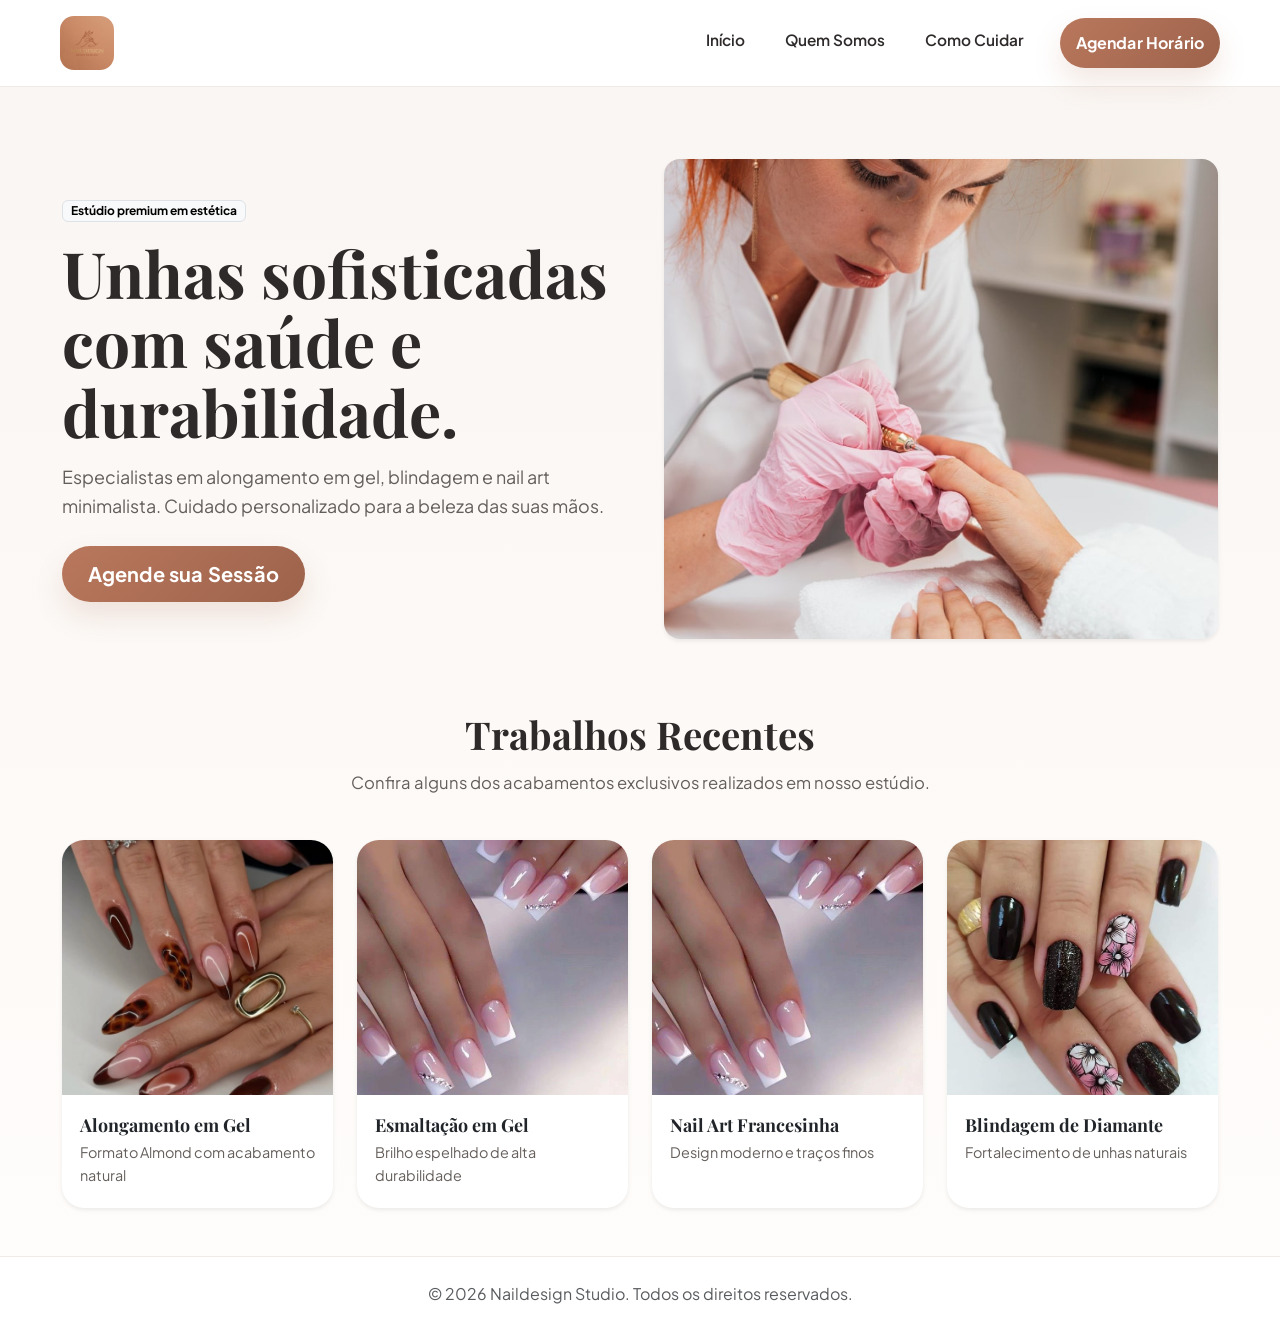
<file: index.html>
<!DOCTYPE html>
<html lang="pt-BR">
<head>
  <meta charset="UTF-8">
  <meta name="viewport" content="width=device-width, initial-scale=1.0">
  <title>Naildesign | Estúdio de Beleza e Cuidado</title>
  <link href="https://cdn.jsdelivr.net/npm/bootstrap@5.3.3/dist/css/bootstrap.min.css" rel="stylesheet">
  <link rel="stylesheet" href="style.css">
</head>
<body>

  <header class="header">
    <nav class="navbar navbar-expand-lg navbar-light bg-white w-100 px-3 px-lg-5 py-3">
      <div class="container-fluid">
        <a class="navbar-brand" href="index.html"><img src="./images/logo.jpg" alt="Naildesign Studio" class="brand-logo"></a>
        <button class="navbar-toggler" type="button" data-bs-toggle="collapse" data-bs-target="#menuNaildesign" aria-controls="menuNaildesign" aria-expanded="false" aria-label="Toggle navigation">
          <span class="navbar-toggler-icon"></span>
        </button>
        <div class="collapse navbar-collapse" id="menuNaildesign">
          <div class="navbar-nav ms-auto gap-lg-3">
            <a class="nav-link nav-link-custom" href="index.html">Início</a>
            <a class="nav-link nav-link-custom" href="quemsomos.html">Quem Somos</a>
            <a class="nav-link nav-link-custom" href="comocuidar.html">Como Cuidar</a>
            <a class="btn btn-primary rounded-pill px-3 ms-lg-2" href="agendamento.html">Agendar Horário</a>
          </div>
        </div>
      </div>
    </nav>
  </header>

  <main class="container py-5">
    <section class="hero row align-items-center g-5 py-4">
      <div class="col-lg-6 hero-content">
        <span class="badge text-bg-light border mb-3">Estúdio premium em estética</span>
        <h1>Unhas sofisticadas com saúde e durabilidade.</h1>
        <p>Especialistas em alongamento em gel, blindagem e nail art minimalista. Cuidado personalizado para a beleza das suas mãos.</p>
        <a href="agendamento.html" class="btn btn-primary btn-lg">Agende sua Sessão</a>
      </div>
      <div class="col-lg-6 hero-image">
        <img src="./images/procedimento.jpg" alt="Procedimento de unhas sendo realizado no estúdio" class="img-fluid rounded-4 shadow-sm">
      </div>
    </section>

    <section class="mt-5">
      <div class="section-header">
        <h2>Trabalhos Recentes</h2>
        <p>Confira alguns dos acabamentos exclusivos realizados em nosso estúdio.</p>
      </div>

      <div class="row g-4">
        <article class="col-md-6 col-xl-3">
          <div class="card h-100 border-0 shadow-sm gallery-card">
            <img src="./images/unha1.webp" class="card-img-top" alt="Alongamento em Gel com formato Almond">
            <div class="card-body gallery-info">
              <h4 class="card-title">Alongamento em Gel</h4>
              <p class="card-text">Formato Almond com acabamento natural</p>
            </div>
          </div>
        </article>

        <article class="col-md-6 col-xl-3">
          <div class="card h-100 border-0 shadow-sm gallery-card">
            <img src="./images/unha2.webp" class="card-img-top" alt="Esmaltação em Gel Nude clássico">
            <div class="card-body gallery-info">
              <h4 class="card-title">Esmaltação em Gel</h4>
              <p class="card-text">Brilho espelhado de alta durabilidade</p>
            </div>
          </div>
        </article>

        <article class="col-md-6 col-xl-3">
          <div class="card h-100 border-0 shadow-sm gallery-card">
            <img src="./images/unha3.webp" class="card-img-top" alt="Francesinha moderna estilizada">
            <div class="card-body gallery-info">
              <h4 class="card-title">Nail Art Francesinha</h4>
              <p class="card-text">Design moderno e traços finos</p>
            </div>
          </div>
        </article>

        <article class="col-md-6 col-xl-3">
          <div class="card h-100 border-0 shadow-sm gallery-card">
            <img src="./images/imagem5.jpg" class="card-img-top" alt="Blindagem em unhas naturais">
            <div class="card-body gallery-info">
              <h4 class="card-title">Blindagem de Diamante</h4>
              <p class="card-text">Fortalecimento de unhas naturais</p>
            </div>
          </div>
        </article>
      </div>
    </section>
  </main>

  <footer class="text-center text-muted py-4">
    <p class="mb-0">&copy; 2026 Naildesign Studio. Todos os direitos reservados.</p>
  </footer>

  <script src="https://cdn.jsdelivr.net/npm/bootstrap@5.3.3/dist/js/bootstrap.bundle.min.js"></script>
</body>
</html>
</file>
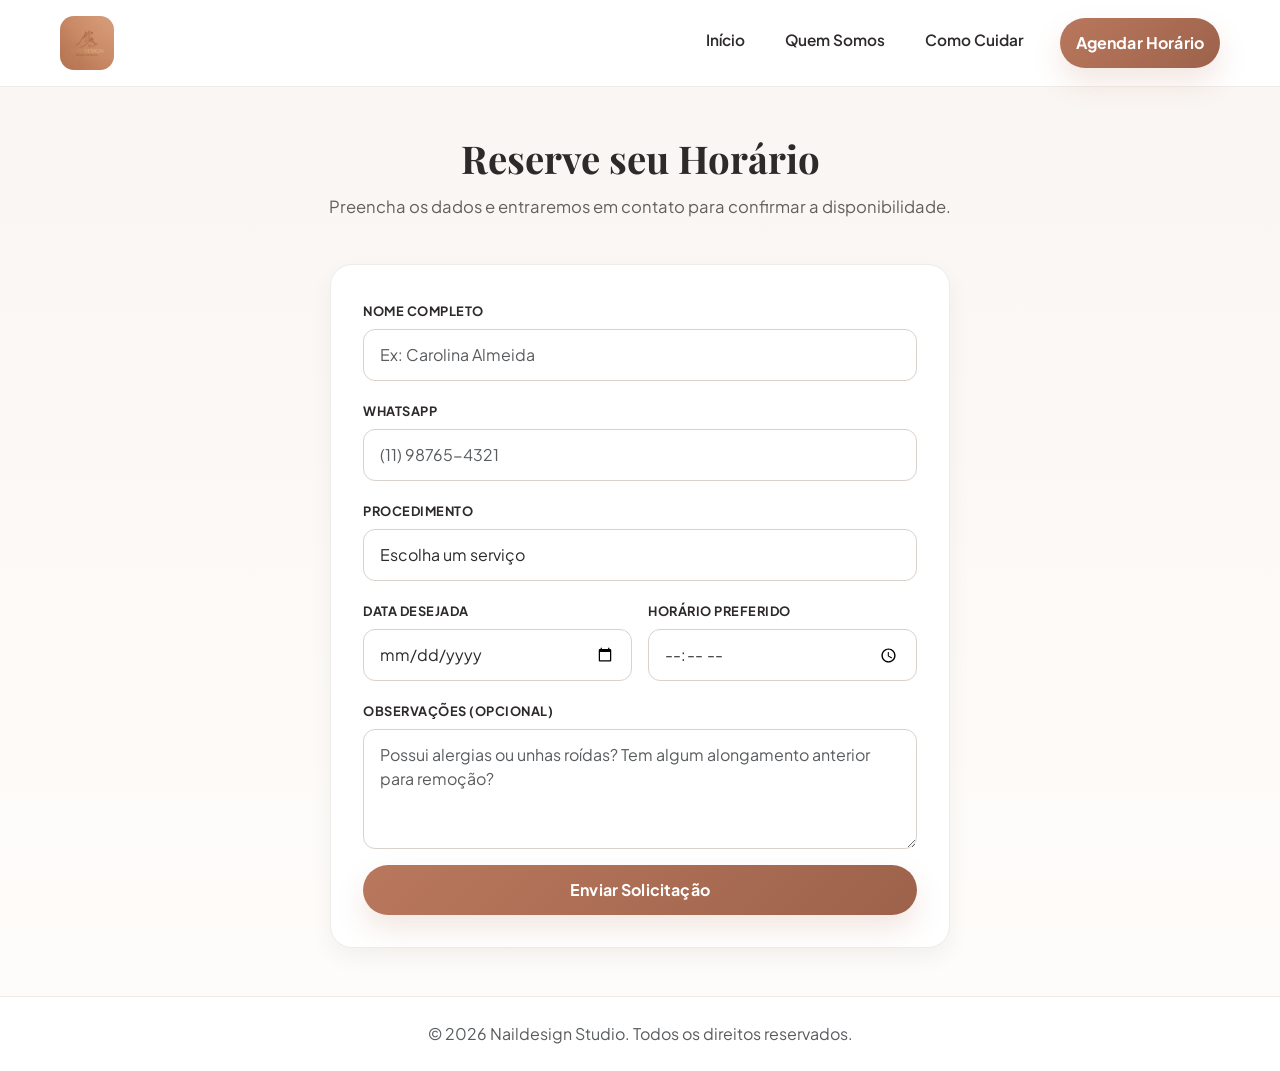
<file: agendamento.html>
<!DOCTYPE html>
<html lang="pt-BR">
<head>
  <meta charset="UTF-8">
  <meta name="viewport" content="width=device-width, initial-scale=1.0">
  <title>Agendamento | Naildesign</title>
  <link href="https://cdn.jsdelivr.net/npm/bootstrap@5.3.3/dist/css/bootstrap.min.css" rel="stylesheet">
  <link rel="stylesheet" href="style.css">
</head>
<body>

  <header class="header">
    <nav class="navbar navbar-expand-lg navbar-light bg-white w-100 px-3 px-lg-5 py-3">
      <div class="container-fluid">
        <a class="navbar-brand" href="index.html"><img src="./images/logo.jpg" alt="Naildesign Studio" class="brand-logo"></a>
        <button class="navbar-toggler" type="button" data-bs-toggle="collapse" data-bs-target="#menuNaildesign" aria-controls="menuNaildesign" aria-expanded="false" aria-label="Toggle navigation">
          <span class="navbar-toggler-icon"></span>
        </button>
        <div class="collapse navbar-collapse" id="menuNaildesign">
          <div class="navbar-nav ms-auto gap-lg-3">
            <a class="nav-link nav-link-custom" href="index.html">Início</a>
            <a class="nav-link nav-link-custom" href="quemsomos.html">Quem Somos</a>
            <a class="nav-link nav-link-custom" href="comocuidar.html">Como Cuidar</a>
            <a class="btn btn-primary rounded-pill px-3 ms-lg-2" href="agendamento.html">Agendar Horário</a>
          </div>
        </div>
      </div>
    </nav>
  </header>

  <main class="container py-5">
    <div class="section-header">
      <h2>Reserve seu Horário</h2>
      <p>Preencha os dados e entraremos em contato para confirmar a disponibilidade.</p>
    </div>

    <section class="booking-container">
      <form id="formAgendamento" class="row g-3">
        <div class="col-12">
          <label for="nome" class="form-label">Nome Completo</label>
          <input type="text" class="form-control" id="nome" name="nome" placeholder="Ex: Carolina Almeida" required>
        </div>

        <div class="col-12">
          <label for="telefone" class="form-label">WhatsApp</label>
          <input type="tel" class="form-control" id="telefone" name="telefone" placeholder="(11) 98765-4321" required>
        </div>

        <div class="col-12">
          <label for="servico" class="form-label">Procedimento</label>
          <select class="form-select" id="servico" name="servico" required>
            <option value="" disabled selected>Escolha um serviço</option>
            <option value="Alongamento em Gel">Alongamento em Gel (Aplicação Inicial)</option>
            <option value="Manutenção em Gel">Manutenção em Gel</option>
            <option value="Blindagem">Blindagem de Unhas Naturais</option>
            <option value="Esmaltação em Gel">Esmaltação em Gel</option>
            <option value="Remoção Segura">Remoção Profissional de Alongamento</option>
          </select>
        </div>

        <div class="col-md-6">
          <label for="data" class="form-label">Data Desejada</label>
          <input type="date" class="form-control" id="data" name="data" required>
        </div>
        <div class="col-md-6">
          <label for="horario" class="form-label">Horário Preferido</label>
          <input type="time" class="form-control" id="horario" name="horario" required>
        </div>

        <div class="col-12">
          <label for="observacoes" class="form-label">Observações (Opcional)</label>
          <textarea class="form-control" id="observacoes" name="observacoes" rows="3" placeholder="Possui alergias ou unhas roídas? Tem algum alongamento anterior para remoção?"></textarea>
        </div>

        <div class="col-12">
          <button type="submit" class="btn btn-primary w-100">Enviar Solicitação</button>
        </div>
      </form>
    </section>
  </main>

  <footer class="text-center text-muted py-4">
    <p class="mb-0">&copy; 2026 Naildesign Studio. Todos os direitos reservados.</p>
  </footer>

  <script src="https://cdn.jsdelivr.net/npm/bootstrap@5.3.3/dist/js/bootstrap.bundle.min.js"></script>
</body>
</html>
</file>
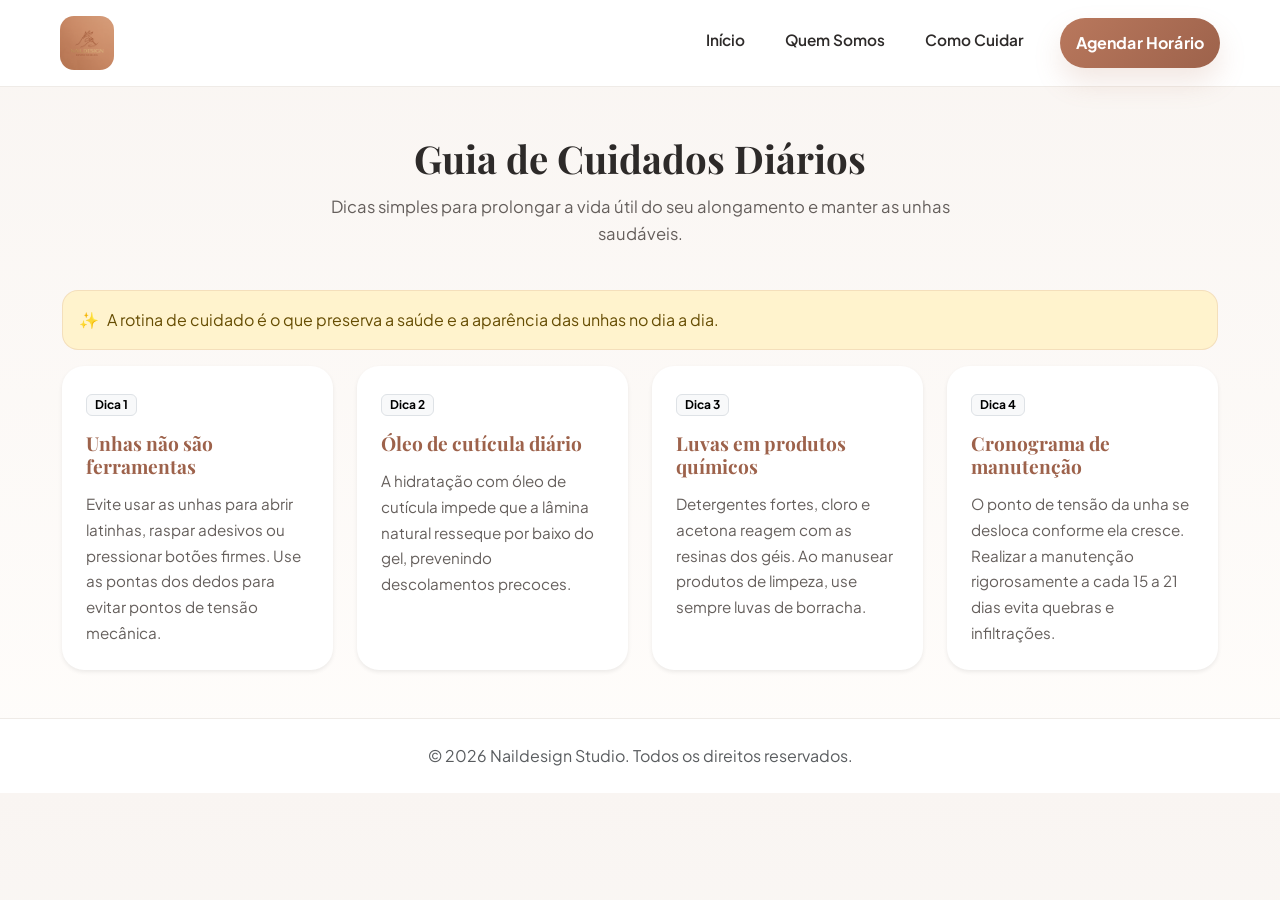
<file: comocuidar.html>
<!DOCTYPE html>
<html lang="pt-BR">
<head>
  <meta charset="UTF-8">
  <meta name="viewport" content="width=device-width, initial-scale=1.0">
  <title>Como Cuidar | Naildesign</title>
  <link href="https://cdn.jsdelivr.net/npm/bootstrap@5.3.3/dist/css/bootstrap.min.css" rel="stylesheet">
  <link rel="stylesheet" href="style.css">
</head>
<body>

  <header class="header">
    <nav class="navbar navbar-expand-lg navbar-light bg-white w-100 px-3 px-lg-5 py-3">
      <div class="container-fluid">
        <a class="navbar-brand" href="index.html"><img src="./images/logo.jpg" alt="Naildesign Studio" class="brand-logo"></a>
        <button class="navbar-toggler" type="button" data-bs-toggle="collapse" data-bs-target="#menuNaildesign" aria-controls="menuNaildesign" aria-expanded="false" aria-label="Toggle navigation">
          <span class="navbar-toggler-icon"></span>
        </button>
        <div class="collapse navbar-collapse" id="menuNaildesign">
          <div class="navbar-nav ms-auto gap-lg-3">
            <a class="nav-link nav-link-custom" href="index.html">Início</a>
            <a class="nav-link nav-link-custom" href="quemsomos.html">Quem Somos</a>
            <a class="nav-link nav-link-custom" href="comocuidar.html">Como Cuidar</a>
            <a class="btn btn-primary rounded-pill px-3 ms-lg-2" href="agendamento.html">Agendar Horário</a>
          </div>
        </div>
      </div>
    </nav>
  </header>

  <main class="container py-5">
    <div class="section-header">
      <h2>Guia de Cuidados Diários</h2>
      <p>Dicas simples para prolongar a vida útil do seu alongamento e manter as unhas saudáveis.</p>
    </div>

    <div class="alert alert-warning d-flex align-items-center" role="alert">
      <span class="me-2">✨</span>
      A rotina de cuidado é o que preserva a saúde e a aparência das unhas no dia a dia.
    </div>

    <div class="row g-4 tips-grid">
      <article class="col-md-6 col-xl-3">
        <div class="card h-100 border-0 shadow-sm tip-card">
          <div class="card-body">
            <span class="badge text-bg-light border mb-3">Dica 1</span>
            <h3 class="card-title">Unhas não são ferramentas</h3>
            <p class="card-text">Evite usar as unhas para abrir latinhas, raspar adesivos ou pressionar botões firmes. Use as pontas dos dedos para evitar pontos de tensão mecânica.</p>
          </div>
        </div>
      </article>

      <article class="col-md-6 col-xl-3">
        <div class="card h-100 border-0 shadow-sm tip-card">
          <div class="card-body">
            <span class="badge text-bg-light border mb-3">Dica 2</span>
            <h3 class="card-title">Óleo de cutícula diário</h3>
            <p class="card-text">A hidratação com óleo de cutícula impede que a lâmina natural resseque por baixo do gel, prevenindo descolamentos precoces.</p>
          </div>
        </div>
      </article>

      <article class="col-md-6 col-xl-3">
        <div class="card h-100 border-0 shadow-sm tip-card">
          <div class="card-body">
            <span class="badge text-bg-light border mb-3">Dica 3</span>
            <h3 class="card-title">Luvas em produtos químicos</h3>
            <p class="card-text">Detergentes fortes, cloro e acetona reagem com as resinas dos géis. Ao manusear produtos de limpeza, use sempre luvas de borracha.</p>
          </div>
        </div>
      </article>

      <article class="col-md-6 col-xl-3">
        <div class="card h-100 border-0 shadow-sm tip-card">
          <div class="card-body">
            <span class="badge text-bg-light border mb-3">Dica 4</span>
            <h3 class="card-title">Cronograma de manutenção</h3>
            <p class="card-text">O ponto de tensão da unha se desloca conforme ela cresce. Realizar a manutenção rigorosamente a cada 15 a 21 dias evita quebras e infiltrações.</p>
          </div>
        </div>
      </article>
    </div>
  </main>

  <footer class="text-center text-muted py-4">
    <p class="mb-0">&copy; 2026 Naildesign Studio. Todos os direitos reservados.</p>
  </footer>

  <script src="https://cdn.jsdelivr.net/npm/bootstrap@5.3.3/dist/js/bootstrap.bundle.min.js"></script>
</body>
</html>
</file>
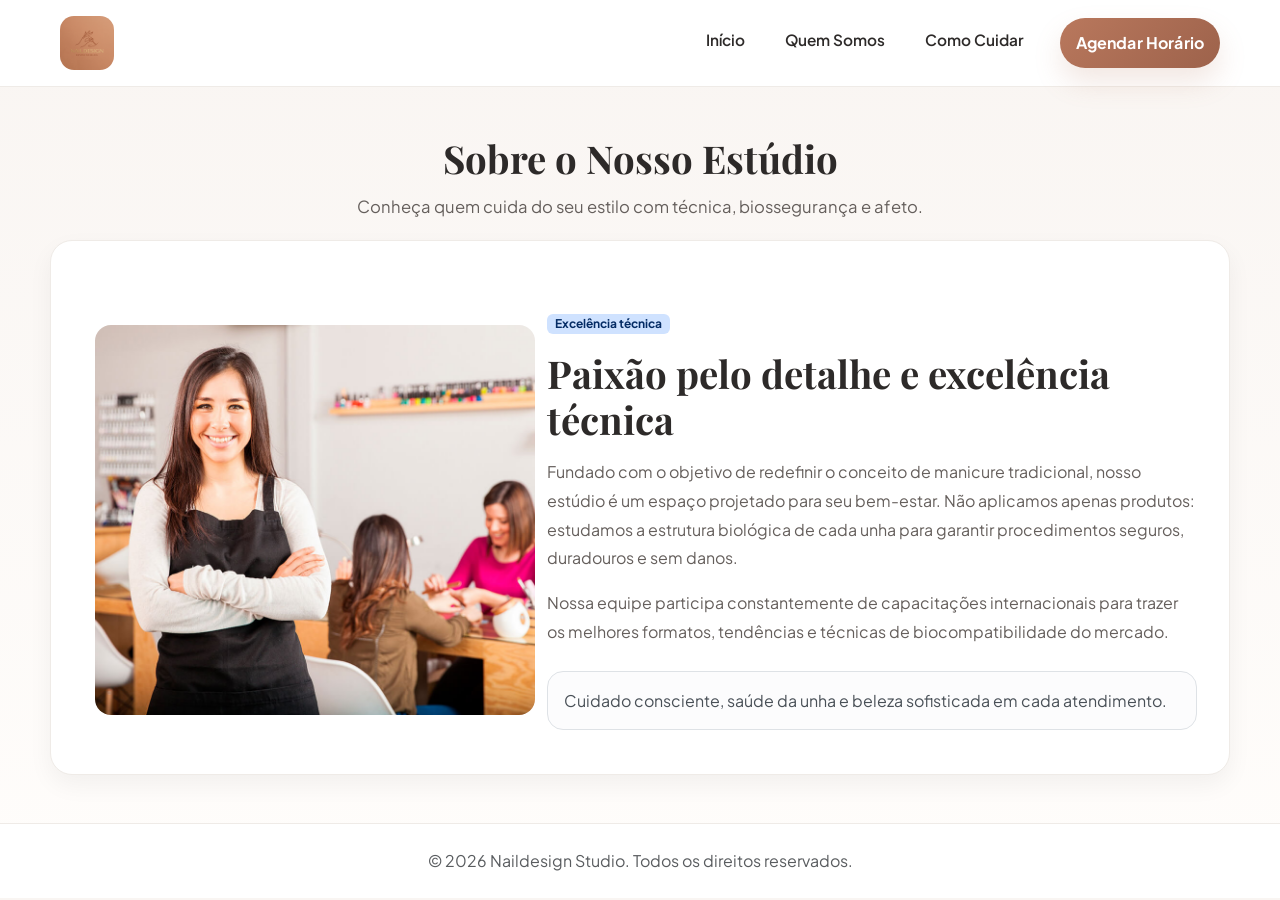
<file: quemsomos.html>
<!DOCTYPE html>
<html lang="pt-BR">
<head>
  <meta charset="UTF-8">
  <meta name="viewport" content="width=device-width, initial-scale=1.0">
  <title>Quem Somos | Naildesign</title>
  <link href="https://cdn.jsdelivr.net/npm/bootstrap@5.3.3/dist/css/bootstrap.min.css" rel="stylesheet">
  <link rel="stylesheet" href="style.css">
</head>
<body>

  <header class="header">
    <nav class="navbar navbar-expand-lg navbar-light bg-white w-100 px-3 px-lg-5 py-3">
      <div class="container-fluid">
        <a class="navbar-brand" href="index.html"><img src="./images/logo.jpg" alt="Naildesign Studio" class="brand-logo"></a>
        <button class="navbar-toggler" type="button" data-bs-toggle="collapse" data-bs-target="#menuNaildesign" aria-controls="menuNaildesign" aria-expanded="false" aria-label="Toggle navigation">
          <span class="navbar-toggler-icon"></span>
        </button>
        <div class="collapse navbar-collapse" id="menuNaildesign">
          <div class="navbar-nav ms-auto gap-lg-3">
            <a class="nav-link nav-link-custom" href="index.html">Início</a>
            <a class="nav-link nav-link-custom" href="quemsomos.html">Quem Somos</a>
            <a class="nav-link nav-link-custom" href="comocuidar.html">Como Cuidar</a>
            <a class="btn btn-primary rounded-pill px-3 ms-lg-2" href="agendamento.html">Agendar Horário</a>
          </div>
        </div>
      </div>
    </nav>
  </header>

  <main class="container py-5">
    <div class="section-header">
      <h2>Sobre o Nosso Estúdio</h2>
      <p>Conheça quem cuida do seu estilo com técnica, biossegurança e afeto.</p>
    </div>

    <section class="team-wrapper row align-items-center g-4">
      <div class="col-lg-5">
        <img src="./images/equipe.jpg" alt="Profissionais da equipe Naildesign" class="img-fluid rounded-4">
      </div>
      <div class="col-lg-7 team-details">
        <span class="badge bg-primary-subtle text-primary-emphasis mb-3">Excelência técnica</span>
        <h3>Paixão pelo detalhe e excelência técnica</h3>
        <p>Fundado com o objetivo de redefinir o conceito de manicure tradicional, nosso estúdio é um espaço projetado para seu bem-estar. Não aplicamos apenas produtos: estudamos a estrutura biológica de cada unha para garantir procedimentos seguros, duradouros e sem danos.</p>
        <p>Nossa equipe participa constantemente de capacitações internacionais para trazer os melhores formatos, tendências e técnicas de biocompatibilidade do mercado.</p>
        <div class="alert alert-light border mt-4 mb-0" role="alert">
          Cuidado consciente, saúde da unha e beleza sofisticada em cada atendimento.
        </div>
      </div>
    </section>
  </main>

  <footer class="text-center text-muted py-4">
    <p class="mb-0">&copy; 2026 Naildesign Studio. Todos os direitos reservados.</p>
  </footer>

  <script src="https://cdn.jsdelivr.net/npm/bootstrap@5.3.3/dist/js/bootstrap.bundle.min.js"></script>
</body>
</html>
</file>
<file: style.css>
@import url('https://fonts.googleapis.com/css2?family=Playfair+Display:ital,wght@0,500;0,700;1,400&family=Plus+Jakarta+Sans:wght@400;500;600;700&display=swap');

:root {
  --primary: #b9785d;
  --primary-dark: #9d624b;
  --primary-light: #f5ece7;
  --accent: #f3d8ca;
  --text-main: #2d2a29;
  --text-muted: #655f5c;
  --bg-page: #f9f5f2;
  --bg-surface: #ffffff;
  --border-color: #efebe7;
  --shadow-sm: 0 10px 25px rgba(28, 22, 18, 0.05);
  --shadow-md: 0 18px 40px rgba(28, 22, 18, 0.08);
  --radius-sm: 12px;
  --radius-md: 22px;
  --radius-full: 9999px;
  --transition: all 0.25s ease;
}

* {
  margin: 0;
  padding: 0;
  box-sizing: border-box;
}

html {
  scroll-behavior: smooth;
}

body {
  font-family: 'Plus Jakarta Sans', sans-serif;
  background: linear-gradient(180deg, #f9f5f2 0%, #fffdfb 100%);
  color: var(--text-main);
  line-height: 1.6;
  -webkit-font-smoothing: antialiased;
}

img {
  max-width: 100%;
  display: block;
}

h1, h2, h3, h4 {
  font-family: 'Playfair Display', serif;
  font-weight: 700;
  color: var(--text-main);
  margin: 0;
}

p {
  margin: 0;
}

/* Header & Nav */
.header {
  position: sticky;
  top: 0;
  z-index: 1000;
  background: rgba(255, 255, 255, 0.9);
  backdrop-filter: blur(10px);
  border-bottom: 1px solid var(--border-color);
}

.navbar {
  --bs-navbar-brand-padding-y: 0;
  --bs-navbar-toggler-border-color: transparent;
  --bs-navbar-color: var(--text-main);
  --bs-navbar-hover-color: var(--primary);
  --bs-navbar-active-color: var(--primary);
}

.brand-logo {
  height: 54px;
  width: auto;
  object-fit: contain;
  border-radius: 14px;
}

.nav-link-custom {
  color: var(--text-main) !important;
  font-weight: 600;
  font-size: 0.96rem;
  transition: var(--transition);
  padding: 0.6rem 0.75rem !important;
}

.nav-link-custom:hover,
.nav-link-custom:focus {
  color: var(--primary) !important;
}

.btn-primary {
  background: linear-gradient(135deg, var(--primary) 0%, var(--primary-dark) 100%);
  border: none;
  color: #fff;
  border-radius: var(--radius-full);
  padding: 0.8rem 1.6rem;
  font-weight: 700;
  letter-spacing: 0.01em;
  transition: var(--transition);
  box-shadow: 0 14px 28px rgba(185, 120, 93, 0.18);
}

.btn-primary:hover,
.btn-primary:focus {
  background: linear-gradient(135deg, var(--primary-dark) 0%, #8a5642 100%);
  color: #fff;
  transform: translateY(-1px);
  box-shadow: 0 18px 30px rgba(185, 120, 93, 0.22);
}

.btn-primary:focus {
  box-shadow: 0 0 0 0.25rem rgba(185, 120, 93, 0.2);
}

/* Main Layout */
.container {
  max-width: 1180px;
  padding-top: 3.5rem;
  padding-bottom: 5rem;
}

.section-header {
  max-width: 640px;
  margin: 0 auto 2.7rem;
  text-align: center;
}

.section-header h2 {
  font-size: clamp(2.1rem, 3vw, 3rem);
  margin-bottom: 0.8rem;
}

.section-header p {
  color: var(--text-muted);
  font-size: 1.04rem;
}

/* Hero Section */
.hero {
  padding: 3.5rem 0 2rem;
}

.hero-content {
  padding-right: clamp(0.5rem, 2vw, 2rem);
}

.hero-content h1 {
  font-size: clamp(2.5rem, 5vw, 4.2rem);
  line-height: 1.08;
  margin-bottom: 1.1rem;
}

.hero-content p {
  color: var(--text-muted);
  font-size: 1.12rem;
  margin-bottom: 1.6rem;
  max-width: 560px;
}

.hero-image img {
  width: 100%;
  height: 480px;
  object-fit: cover;
  border-radius: var(--radius-md);
  box-shadow: var(--shadow-md);
}

/* Cards e Grid */
.gallery-card,
.tip-card,
.booking-container,
.team-wrapper {
  border: 1px solid var(--border-color);
  border-radius: var(--radius-md);
  background: var(--bg-surface);
  box-shadow: var(--shadow-sm);
}

.gallery-card {
  overflow: hidden;
  transition: var(--transition);
}

.gallery-card:hover,
.tip-card:hover {
  transform: translateY(-4px);
  box-shadow: var(--shadow-md);
}

.gallery-card img {
  width: 100%;
  height: 255px;
  object-fit: cover;
}

.gallery-info {
  padding: 1.2rem 1.1rem 1.3rem;
}

.gallery-info h4 {
  font-size: 1.12rem;
  margin-bottom: 0.35rem;
}

.gallery-info p {
  color: var(--text-muted);
  font-size: 0.9rem;
  line-height: 1.6;
}

/* Quem Somos */
.team-wrapper {
  padding: 2rem;
}

.team-wrapper img {
  width: 100%;
  height: 390px;
  object-fit: cover;
  border-radius: var(--radius-md);
}

.team-details {
  padding: 0.75rem 0;
}

.team-details h3 {
  font-size: clamp(1.8rem, 3vw, 2.4rem);
  margin-bottom: 1rem;
}

.team-details p {
  color: var(--text-muted);
  line-height: 1.8;
  margin-bottom: 1rem;
}

/* Cuidados */
.tip-card {
  height: 100%;
  transition: var(--transition);
}

.tip-card .card-body {
  padding: 1.5rem;
}

.tip-card .card-title {
  font-size: 1.2rem;
  color: var(--primary-dark);
  margin-bottom: 0.8rem;
}

.tip-card .card-text {
  color: var(--text-muted);
  font-size: 0.95rem;
  line-height: 1.7;
}

.alert {
  border-radius: 16px;
  border: 1px solid rgba(185, 120, 93, 0.16);
}

/* Formulário */
.booking-container {
  max-width: 620px;
  margin: 0 auto;
  padding: 2rem;
}

.form-label {
  color: var(--text-main);
  font-weight: 700;
  font-size: 0.8rem;
  letter-spacing: 0.04em;
  text-transform: uppercase;
}

.form-control,
.form-select {
  border: 1px solid #d9d1cc;
  border-radius: 12px;
  background: #fff;
  min-height: 48px;
  padding: 0.8rem 1rem;
  color: var(--text-main);
  transition: var(--transition);
}

.form-control:focus,
.form-select:focus {
  border-color: var(--primary);
  box-shadow: 0 0 0 0.25rem rgba(185, 120, 93, 0.14);
}

textarea.form-control {
  min-height: 120px;
}

/* Footer */
footer {
  background: #fff;
  border-top: 1px solid var(--border-color);
  padding: 2rem 1rem 2.5rem;
  color: var(--text-muted);
}

/* Responsive */
@media (max-width: 991.98px) {
  .navbar-nav {
    gap: 0.25rem;
    padding-top: 0.75rem;
  }

  .navbar-nav .btn {
    width: 100%;
    margin-top: 0.5rem;
  }

  .hero {
    text-align: center;
  }

  .hero-content {
    padding-right: 0;
  }

  .hero-content p {
    margin-left: auto;
    margin-right: auto;
  }

  .team-wrapper {
    padding: 1.25rem;
  }
}

@media (max-width: 767.98px) {
  .container {
    padding-left: 1rem;
    padding-right: 1rem;
  }

  .hero-image img {
    height: 340px;
  }

  .booking-container {
    padding: 1.25rem;
  }

  .team-wrapper img {
    height: 300px;
  }
}

@media (max-width: 575.98px) {
  .section-header {
    margin-bottom: 2rem;
  }

  .section-header p {
    font-size: 0.97rem;
  }

  .brand-logo {
    height: 46px;
  }

  .hero-content h1 {
    font-size: 2.2rem;
  }

  .gallery-card img {
    height: 220px;
  }
}
</file>
